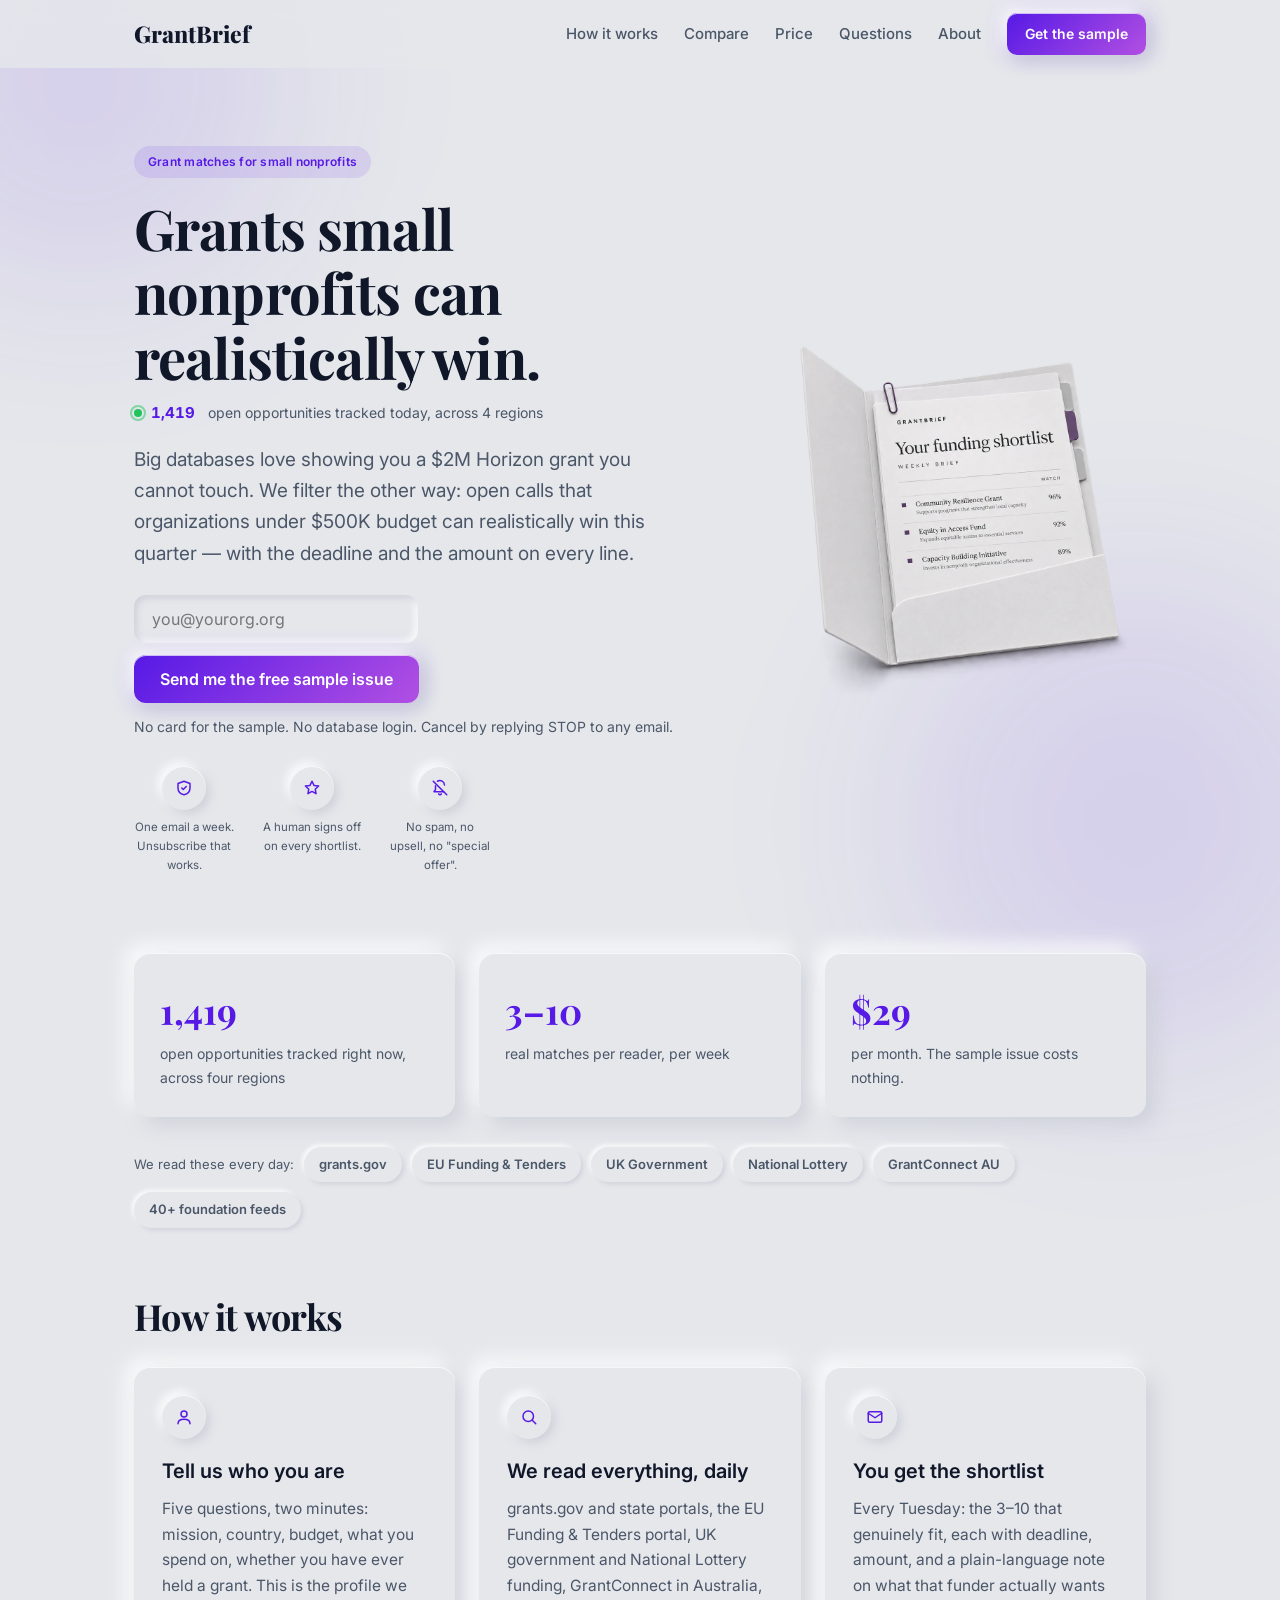
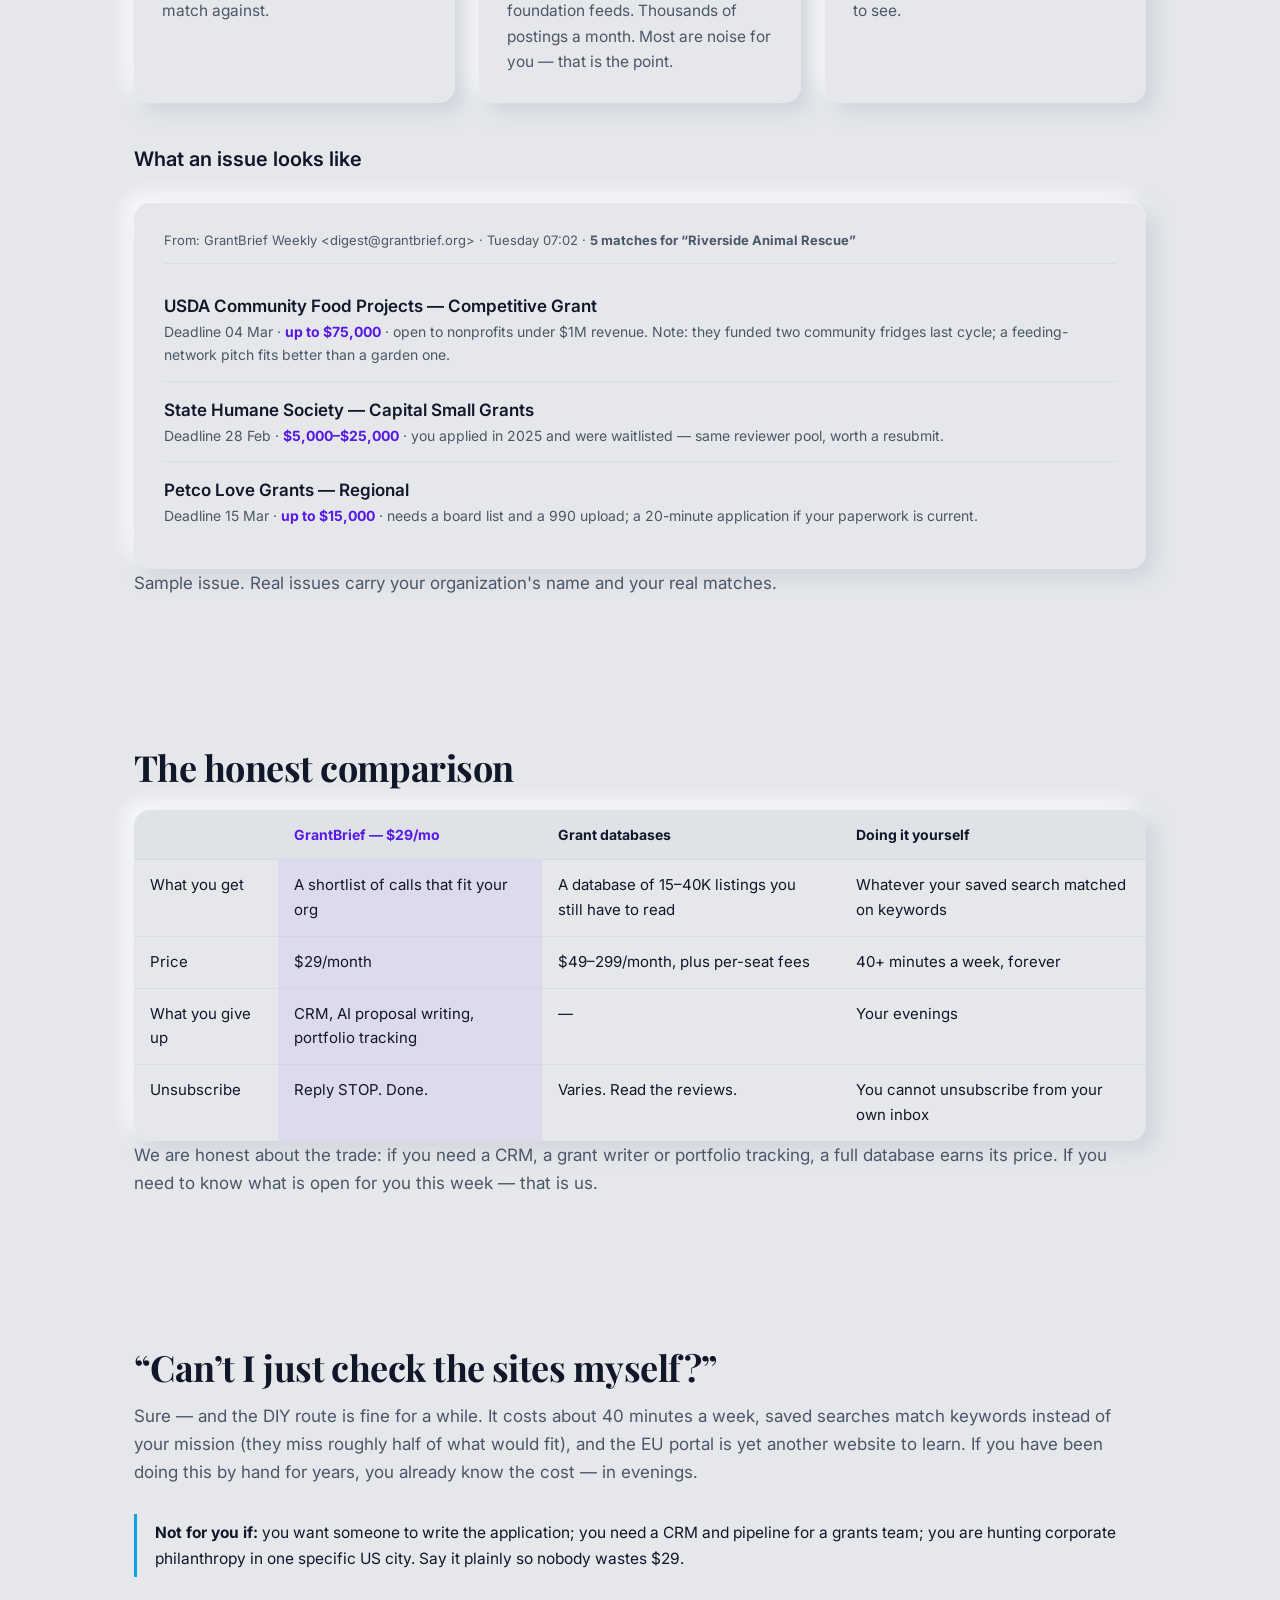
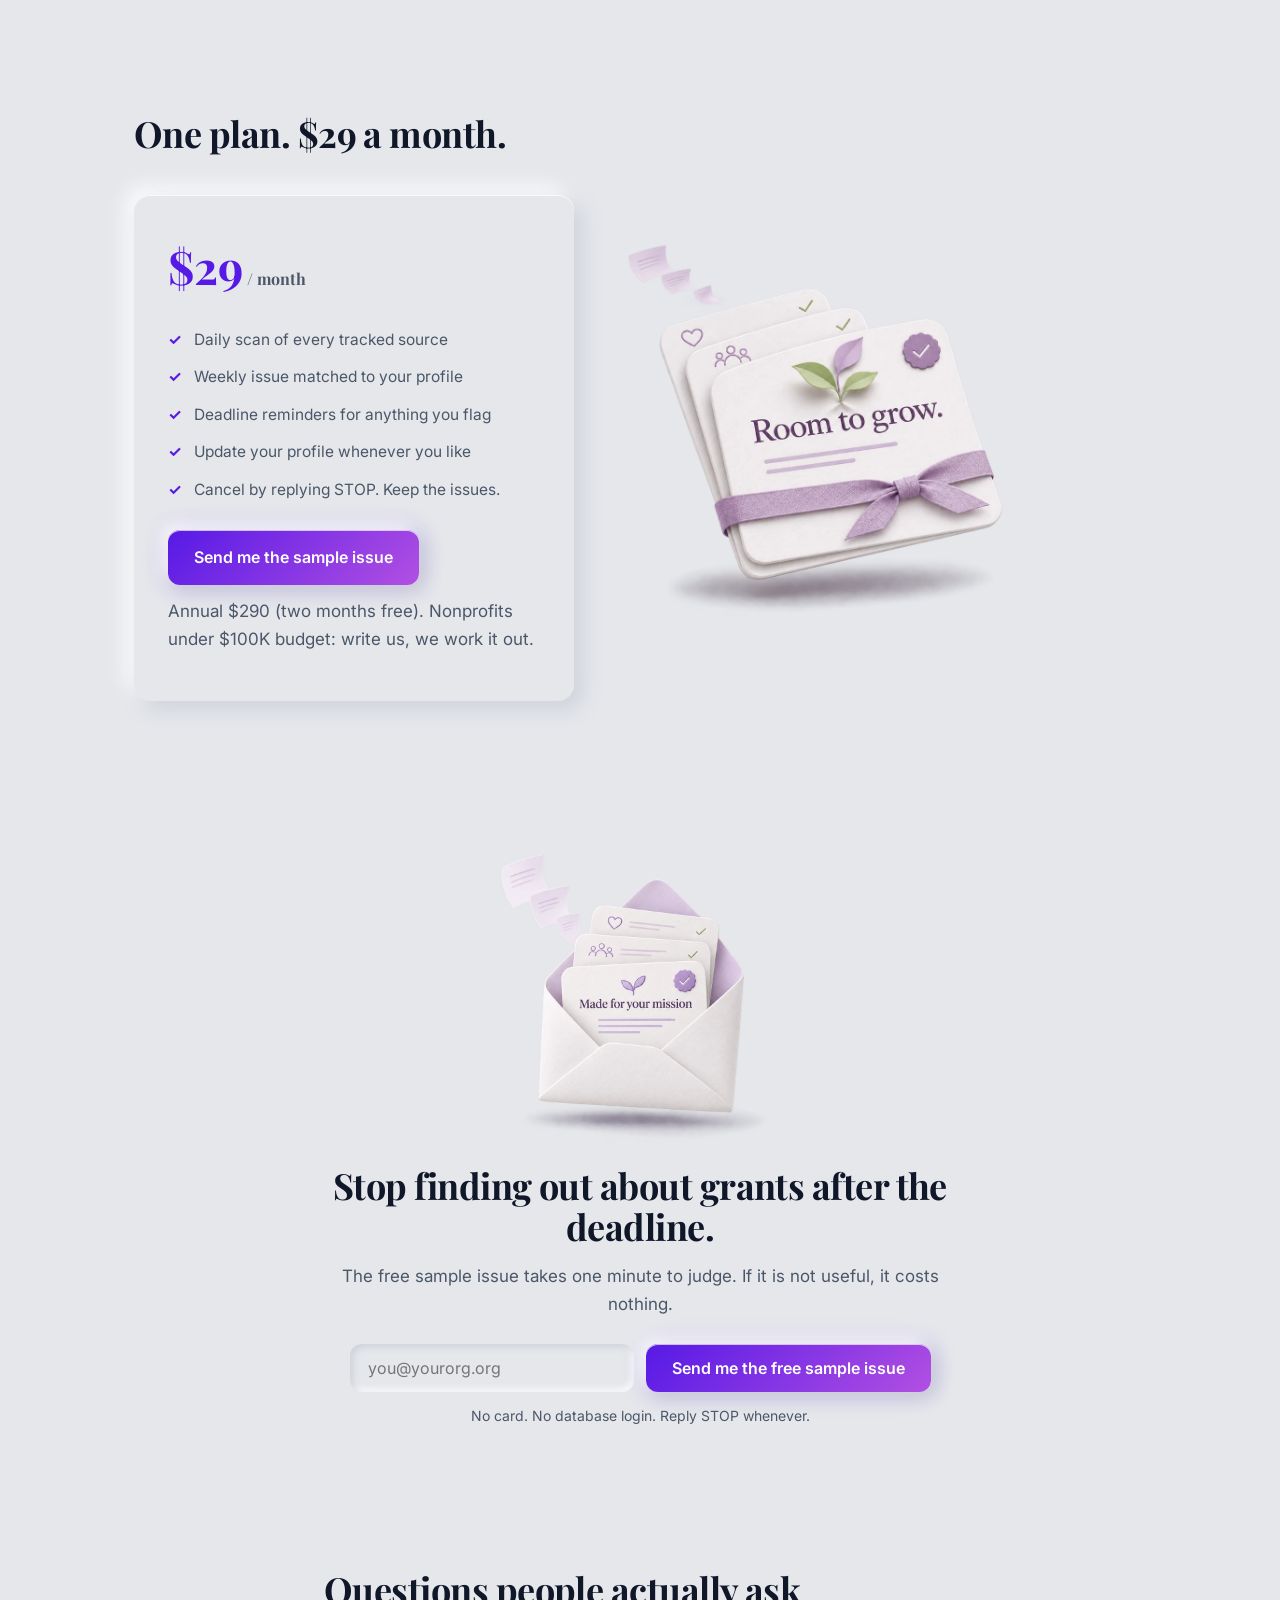
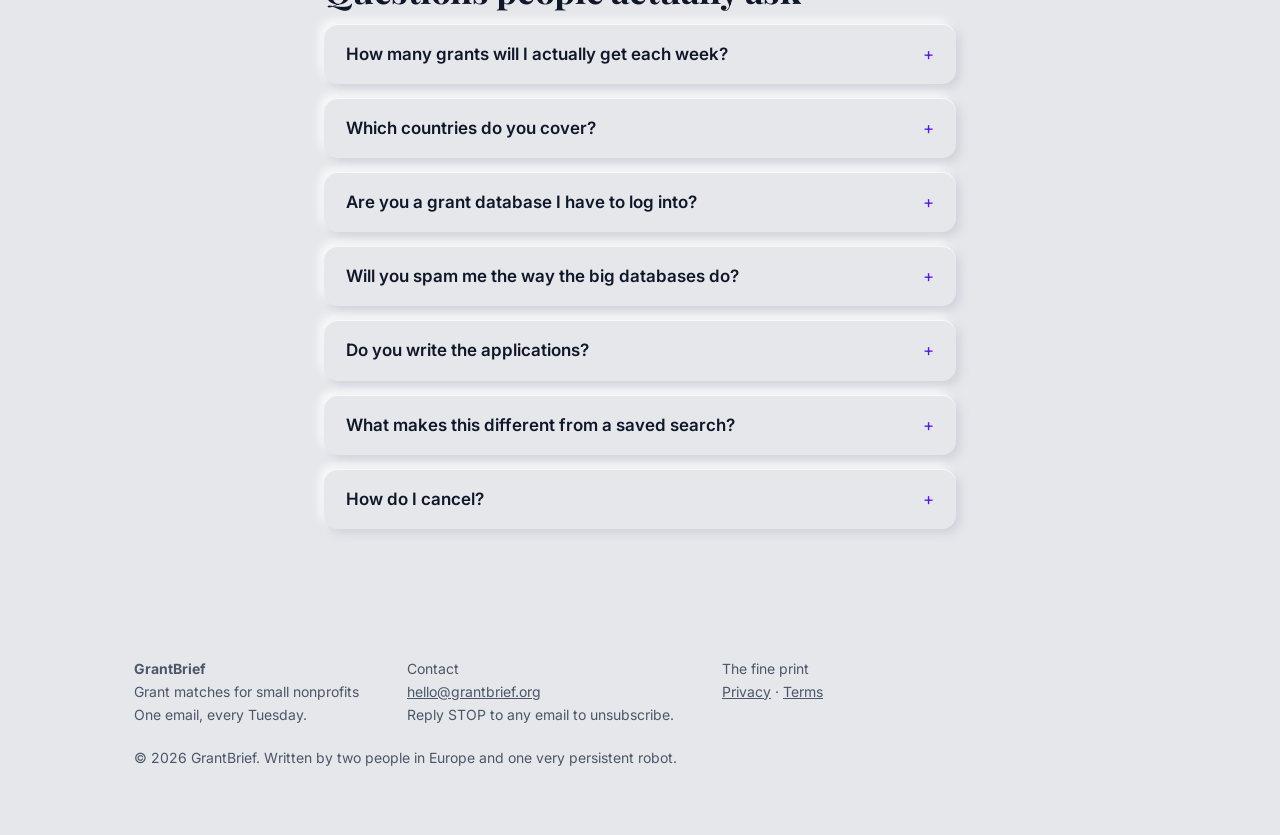
<file: index.html>
<!DOCTYPE html>
<html lang="en">
<head>
<meta charset="utf-8">
<meta name="viewport" content="width=device-width, initial-scale=1">
<title>Grants for Small Nonprofits - A Weekly List You Can Actually Win</title>
<meta name="description" content="Every week we send open grants that small nonprofits realistically win, filtered for budgets under $500K. $29/month. Not a $3,000-a-year database.">
<meta property="og:title" content="Grants for Small Nonprofits - A Weekly List You Can Actually Win">
<meta property="og:description" content="Every week we send open grants that small nonprofits realistically win, filtered for budgets under $500K. $29/month. Not a $3,000-a-year database.">
<meta property="og:type" content="website">
<meta property="og:url" content="https://smallnonprofitgrants.org/">
<meta property="og:image" content="https://smallnonprofitgrants.org/og.png">
<link rel="icon" href="/favicon.svg" type="image/svg+xml">
<link rel="preconnect" href="https://fonts.googleapis.com">
<link rel="preconnect" href="https://fonts.gstatic.com" crossorigin>
<link href="https://fonts.googleapis.com/css2?family=Inter:wght@400;500;600;700&family=Playfair+Display:wght@600;700;800&display=swap" rel="stylesheet">
<link rel="stylesheet" href="/style.css">

<link rel="canonical" href="https://grantbrief.org/">
<script type="application/ld+json">{"@context": "https://schema.org", "@type": "Organization", "name": "GrantBrief", "url": "https://smallnonprofitgrants.org/", "email": "hello@grantbrief.org", "description": "Weekly matched grant alerts for small nonprofits."}</script>
<script type="application/ld+json">{"@context": "https://schema.org", "@type": "Product", "name": "GrantBrief subscription", "offers": {"@type": "Offer", "price": 29, "priceCurrency": "USD", "url": "https://smallnonprofitgrants.org/#pricing"}}</script>
<script type="application/ld+json">{"@context": "https://schema.org", "@type": "FAQPage", "mainEntity": [{"@type": "Question", "name": "How many grants will I actually get each week?", "acceptedAnswer": {"@type": "Answer", "text": "Most readers get between 3 and 10. If your niche is narrow, you may get one — or zero some weeks. We would rather send you an empty email than pad it with things that do not fit."}}, {"@type": "Question", "name": "Which countries do you cover?", "acceptedAnswer": {"@type": "Answer", "text": "United States (grants.gov and state funders), the EU Funding &amp; Tenders portal (CERV, LIFE, Erasmus+, Horizon partnerships), UK government and National Lottery funding, Australia's GrantConnect, plus a growing list of private funders. Tell us your country and we filter accordingly."}}, {"@type": "Question", "name": "Are you a grant database I have to log into?", "acceptedAnswer": {"@type": "Answer", "text": "No. It is an email, every Tuesday. If you hate dashboards, you will be fine here."}}, {"@type": "Question", "name": "Will you spam me the way the big databases do?", "acceptedAnswer": {"@type": "Answer", "text": "One email a week, that is the whole product. Unsubscribe works on the first click — we are not a mailing list with four opt-out pages."}}, {"@type": "Question", "name": "Do you write the applications?", "acceptedAnswer": {"@type": "Answer", "text": "No. We find the money and explain it in plain language; the application stays with you, where it belongs. Nobody knows your organization like you do."}}, {"@type": "Question", "name": "What makes this different from a saved search?", "acceptedAnswer": {"@type": "Answer", "text": "Saved searches match keywords. We match your mission, your budget size, your legal form and your country — across sources a keyword search cannot cross."}}, {"@type": "Question", "name": "How do I cancel?", "acceptedAnswer": {"@type": "Answer", "text": "Reply STOP to any email. That is all. No call, no retention specialist."}}]}</script>
</head>
<body>
<header class="site"><div class="wrap">
<a class="logo" href="/">GrantBrief</a>
<nav><a href="/#how">How it works</a><a href="/#vs">Compare</a><a href="/#pricing">Price</a><a href="/#faq">Questions</a><a href="/about.html">About</a><a class="btn btn-sm" href="#signup">Get the sample</a></nav>
</div></header>

<div class="wrap"><div class="hero">
<div>
<div class="eyebrow">Grant matches for small nonprofits</div>
<h1>Grants small nonprofits can realistically win.</h1>
<div class="live"><span class="pulse"></span><b>1,419</b>&nbsp;open opportunities tracked today, across 4 regions</div>
<p class="lede">Big databases love showing you a $2M Horizon grant you cannot touch. We filter the other way: open calls that organizations under $500K budget can realistically win this quarter — with the deadline and the amount on every line.</p>
<form class="cta js-signup" id="signup" action="https://api.grantbrief.org/subscribe" method="post"><input type="email" name="email" placeholder="you@yourorg.org" required aria-label="Your email"><input type="hidden" name="src" value="smallnonprofitgrants.org"><button class="btn" type="submit">Send me the free sample issue</button></form>
<div class="fine">No card for the sample. No database login. Cancel by replying STOP to any email.</div>
<div class="trust">
<div class="t-item"><div class="well"><svg viewBox="0 0 24 24"><path d="M12 3l8 3v6c0 5-3.5 8-8 9-4.5-1-8-4-8-9V6z"/><path d="M9 12l2 2 4-4"/></svg></div>One email a week. Unsubscribe that works.</div>
<div class="t-item"><div class="well"><svg viewBox="0 0 24 24"><path d="M12 3l2.7 5.6 6.1.8-4.5 4.2 1.1 6-5.4-3-5.4 3 1.1-6L3.2 9.4l6.1-.8z"/></svg></div>A human signs off on every shortlist.</div>
<div class="t-item"><div class="well"><svg viewBox="0 0 24 24"><path d="M18 8a6 6 0 00-9.3-5M6 9v5l-2 3h13"/><path d="M3 3l18 18"/><path d="M10.3 20a2 2 0 003.4 0"/></svg></div>No spam, no upsell, no "special offer".</div>
</div>
</div>
<figure class="shot-wrap"><img class="shot" src="/img/hero-shortlist.webp" width="1100" height="1100" alt="GrantBrief weekly funding shortlist: three grants with match scores inside an open folder" loading="eager" fetchpriority="high"></figure>
</div></div>
<div class="wrap"><div class="stats">
<div class="stat reveal"><div class="num">1,419</div><div class="lbl">open opportunities tracked right now, across four regions</div></div>
<div class="stat reveal"><div class="num">3–10</div><div class="lbl">real matches per reader, per week</div></div>
<div class="stat reveal"><div class="num">$29</div><div class="lbl">per month. The sample issue costs nothing.</div></div>
</div></div>
<div class="wrap sources">
<span class="src-lbl">We read these every day:</span>
<span class="chip">grants.gov</span><span class="chip">EU Funding &amp; Tenders</span><span class="chip">UK Government</span><span class="chip">National Lottery</span><span class="chip">GrantConnect AU</span><span class="chip">40+ foundation feeds</span>
</div>
<section id="how"><div class="wrap">
<h2>How it works</h2>
<div class="steps">
<div class="step reveal"><div class="well"><svg viewBox="0 0 24 24"><circle cx="12" cy="8" r="4"/><path d="M4 21c0-4 3.6-6 8-6s8 2 8 6"/></svg></div><h3>Tell us who you are</h3>
<p>Five questions, two minutes: mission, country, budget, what you spend on, whether you have ever held a grant. This is the profile we match against.</p></div>
<div class="step reveal"><div class="well"><svg viewBox="0 0 24 24"><circle cx="11" cy="11" r="7"/><path d="M21 21l-4.3-4.3"/></svg></div><h3>We read everything, daily</h3>
<p>grants.gov and state portals, the EU Funding &amp; Tenders portal, UK government and National Lottery funding, GrantConnect in Australia, foundation feeds. Thousands of postings a month. Most are noise for you — that is the point.</p></div>
<div class="step reveal"><div class="well"><svg viewBox="0 0 24 24"><rect x="3" y="5" width="18" height="14" rx="2"/><path d="M3 7l9 6 9-6"/></svg></div><h3>You get the shortlist</h3>
<p>Every Tuesday: the 3–10 that genuinely fit, each with deadline, amount, and a plain-language note on what that funder actually wants to see.</p></div>
</div>
<h3 style="margin-top:40px">What an issue looks like</h3>
<div class="digest reveal">
<div class="from">From: GrantBrief Weekly &lt;digest@grantbrief.org&gt; · Tuesday 07:02 · <b>5 matches for “Riverside Animal Rescue”</b></div>
<div class="grant"><div class="t">USDA Community Food Projects — Competitive Grant</div>
<div class="m">Deadline 04 Mar · <span class="amt">up to $75,000</span> · open to nonprofits under $1M revenue. Note: they funded two community fridges last cycle; a feeding-network pitch fits better than a garden one.</div></div>
<div class="grant"><div class="t">State Humane Society — Capital Small Grants</div>
<div class="m">Deadline 28 Feb · <span class="amt">$5,000–$25,000</span> · you applied in 2025 and were waitlisted — same reviewer pool, worth a resubmit.</div></div>
<div class="grant"><div class="t">Petco Love Grants — Regional</div>
<div class="m">Deadline 15 Mar · <span class="amt">up to $15,000</span> · needs a board list and a 990 upload; a 20-minute application if your paperwork is current.</div></div>
</div>
<p class="fine">Sample issue. Real issues carry your organization's name and your real matches.</p>
</div></section>
<section id="vs"><div class="wrap">
<h2>The honest comparison</h2>
<table class="cmp">
<tr><th></th><th class="us-col">GrantBrief — $29/mo</th><th>Grant databases</th><th>Doing it yourself</th></tr>
<tr><td>What you get</td><td class="us-col">A shortlist of calls that fit your org</td><td>A database of 15–40K listings you still have to read</td><td>Whatever your saved search matched on keywords</td></tr>
<tr><td>Price</td><td class="us-col">$29/month</td><td>$49–299/month, plus per-seat fees</td><td>40+ minutes a week, forever</td></tr>
<tr><td>What you give up</td><td class="us-col">CRM, AI proposal writing, portfolio tracking</td><td>—</td><td>Your evenings</td></tr>
<tr><td>Unsubscribe</td><td class="us-col">Reply STOP. Done.</td><td>Varies. Read the reviews.</td><td>You cannot unsubscribe from your own inbox</td></tr>
</table>
<p class="fine">We are honest about the trade: if you need a CRM, a grant writer or portfolio tracking, a full database earns its price. If you need to know what is open for you this week — that is us.</p>
</div></section>
<section><div class="wrap">
<h2>“Can’t I just check the sites myself?”</h2>
<p>Sure — and the DIY route is fine for a while. It costs about 40 minutes a week, saved searches match keywords instead of your mission (they miss roughly half of what would fit), and the EU portal is yet another website to learn. If you have been doing this by hand for years, you already know the cost — in evenings.</p>
<div class="notfor">
<p><b>Not for you if:</b> you want someone to write the application; you need a CRM and pipeline for a grants team; you are hunting corporate philanthropy in one specific US city. Say it plainly so nobody wastes $29.</p>
</div>
</div></section>
<section id="pricing"><div class="wrap">
<h2>One plan. $29 a month.</h2>
<div class="price-wrap">
<div class="price-card reveal">
<div class="p">$29<small> / month</small></div>
<ul>
<li>Daily scan of every tracked source</li>
<li>Weekly issue matched to your profile</li>
<li>Deadline reminders for anything you flag</li>
<li>Update your profile whenever you like</li>
<li>Cancel by replying STOP. Keep the issues.</li>
</ul>
<a class="btn" href="mailto:hello@grantbrief.org?subject=Send%20me%20the%20sample%20issue">Send me the sample issue</a>
<p class="fine" style="margin-top:12px">Annual $290 (two months free). Nonprofits under $100K budget: write us, we work it out.</p>
</div>
<figure class="shot-wrap price-shot"><img class="shot" src="/img/room-to-grow.webp" width="900" height="900" alt="Three tied grant cards with a sprout: room to grow" loading="lazy"></figure>
</div>
</div></section>
<section class="cta-band"><div class="wrap narrow" style="text-align:center">
<figure class="shot-wrap cta-shot-wrap"><img class="shot cta-shot" src="/img/mission-envelope.webp" width="900" height="900" alt="An envelope holding three matched grant cards, one reading Made for your mission" loading="lazy"></figure>
<h2>Stop finding out about grants after the deadline.</h2>
<p>The free sample issue takes one minute to judge. If it is not useful, it costs nothing.</p>
<form class="cta js-signup" id="signup2" action="https://api.grantbrief.org/subscribe" method="post"><input type="email" name="email" placeholder="you@yourorg.org" required aria-label="Your email"><input type="hidden" name="src" value="smallnonprofitgrants.org"><button class="btn" type="submit">Send me the free sample issue</button></form>
<div class="fine">No card. No database login. Reply STOP whenever.</div>
</div></section>
<section id="faq"><div class="wrap narrow faq">
<h2>Questions people actually ask</h2>
<details><summary>How many grants will I actually get each week?</summary><div class="a"><p>Most readers get between 3 and 10. If your niche is narrow, you may get one — or zero some weeks. We would rather send you an empty email than pad it with things that do not fit.</p></div></details>
<details><summary>Which countries do you cover?</summary><div class="a"><p>United States (grants.gov and state funders), the EU Funding &amp; Tenders portal (CERV, LIFE, Erasmus+, Horizon partnerships), UK government and National Lottery funding, Australia's GrantConnect, plus a growing list of private funders. Tell us your country and we filter accordingly.</p></div></details>
<details><summary>Are you a grant database I have to log into?</summary><div class="a"><p>No. It is an email, every Tuesday. If you hate dashboards, you will be fine here.</p></div></details>
<details><summary>Will you spam me the way the big databases do?</summary><div class="a"><p>One email a week, that is the whole product. Unsubscribe works on the first click — we are not a mailing list with four opt-out pages.</p></div></details>
<details><summary>Do you write the applications?</summary><div class="a"><p>No. We find the money and explain it in plain language; the application stays with you, where it belongs. Nobody knows your organization like you do.</p></div></details>
<details><summary>What makes this different from a saved search?</summary><div class="a"><p>Saved searches match keywords. We match your mission, your budget size, your legal form and your country — across sources a keyword search cannot cross.</p></div></details>
<details><summary>How do I cancel?</summary><div class="a"><p>Reply STOP to any email. That is all. No call, no retention specialist.</p></div></details>
</div></section>

<footer><div class="wrap">
<div class="cols">
<div><b>GrantBrief</b><br>Grant matches for small nonprofits<br>One email, every Tuesday.</div>
<div>Contact<br><a href="mailto:hello@grantbrief.org">hello@grantbrief.org</a><br>Reply STOP to any email to unsubscribe.</div>
<div>The fine print<br><a href="/privacy.html">Privacy</a> · <a href="/terms.html">Terms</a></div>
</div>
<div>© 2026 GrantBrief. Written by two people in Europe and one very persistent robot.</div>
</div></footer>
<script src="/signup.js"></script>
<script src="/site.js"></script>
</body></html>
</file>
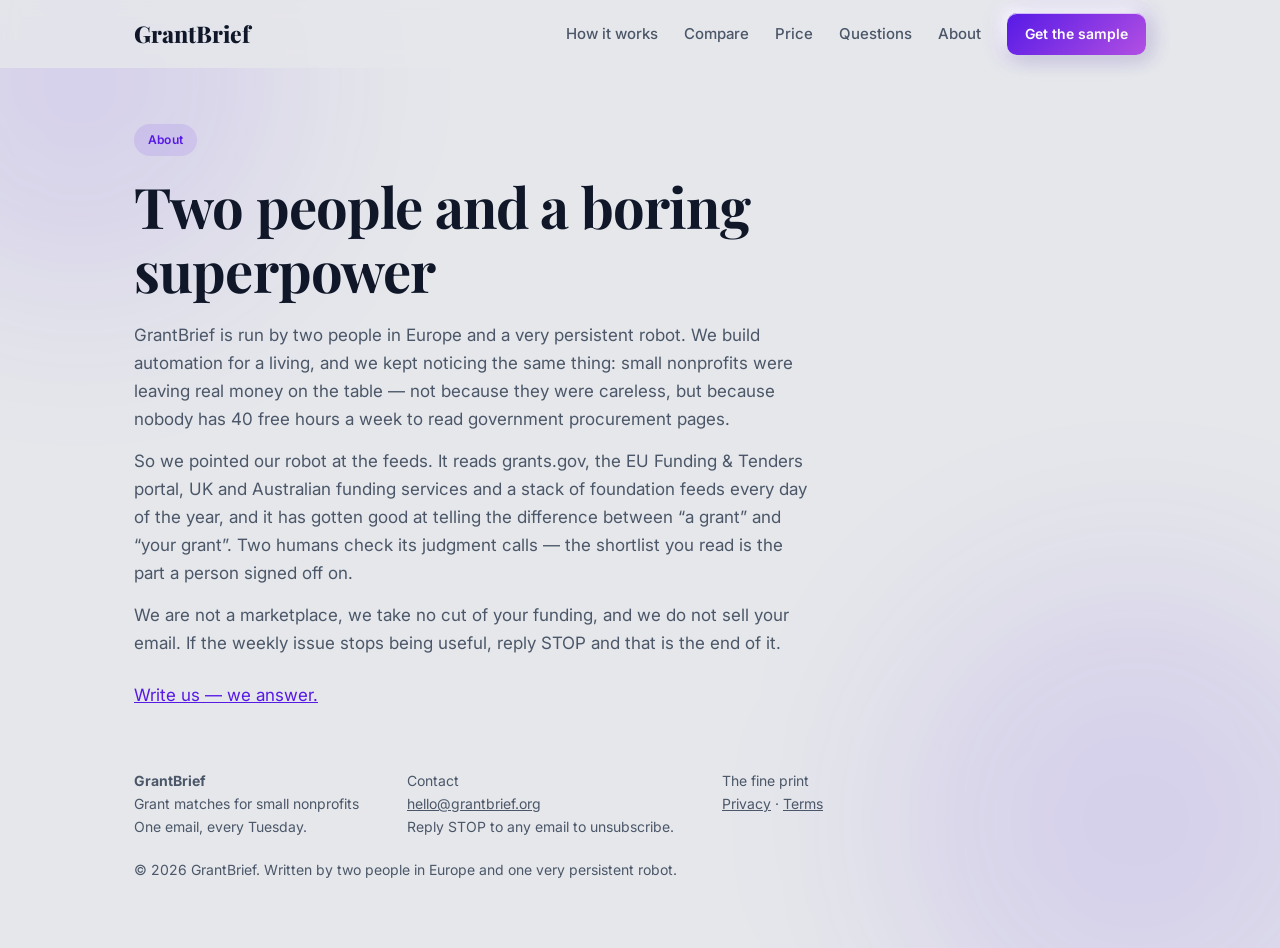
<file: about.html>
<!DOCTYPE html>
<html lang="en">
<head>
<meta charset="utf-8">
<meta name="viewport" content="width=device-width, initial-scale=1">
<title>About — GrantBrief</title>
<meta name="description" content="Who runs GrantBrief and why.">
<meta property="og:title" content="About — GrantBrief">
<meta property="og:description" content="Who runs GrantBrief and why.">
<meta property="og:type" content="website">
<meta property="og:url" content="https://smallnonprofitgrants.org/">
<meta property="og:image" content="https://smallnonprofitgrants.org/og.png">
<link rel="icon" href="/favicon.svg" type="image/svg+xml">
<link rel="preconnect" href="https://fonts.googleapis.com">
<link rel="preconnect" href="https://fonts.gstatic.com" crossorigin>
<link href="https://fonts.googleapis.com/css2?family=Inter:wght@400;500;600;700&family=Playfair+Display:wght@600;700;800&display=swap" rel="stylesheet">
<link rel="stylesheet" href="/style.css">

<link rel="canonical" href="https://grantbrief.org/about.html">
<script type="application/ld+json">{"@context": "https://schema.org", "@type": "Organization", "name": "GrantBrief", "url": "https://smallnonprofitgrants.org/", "email": "hello@grantbrief.org", "description": "Weekly matched grant alerts for small nonprofits."}</script>
<script type="application/ld+json">{"@context": "https://schema.org", "@type": "Product", "name": "GrantBrief subscription", "offers": {"@type": "Offer", "price": 29, "priceCurrency": "USD", "url": "https://smallnonprofitgrants.org/#pricing"}}</script>
<script type="application/ld+json">{"@context": "https://schema.org", "@type": "FAQPage", "mainEntity": [{"@type": "Question", "name": "How many grants will I actually get each week?", "acceptedAnswer": {"@type": "Answer", "text": "Most readers get between 3 and 10. If your niche is narrow, you may get one — or zero some weeks. We would rather send you an empty email than pad it with things that do not fit."}}, {"@type": "Question", "name": "Which countries do you cover?", "acceptedAnswer": {"@type": "Answer", "text": "United States (grants.gov and state funders), the EU Funding &amp; Tenders portal (CERV, LIFE, Erasmus+, Horizon partnerships), UK government and National Lottery funding, Australia's GrantConnect, plus a growing list of private funders. Tell us your country and we filter accordingly."}}, {"@type": "Question", "name": "Are you a grant database I have to log into?", "acceptedAnswer": {"@type": "Answer", "text": "No. It is an email, every Tuesday. If you hate dashboards, you will be fine here."}}, {"@type": "Question", "name": "Will you spam me the way the big databases do?", "acceptedAnswer": {"@type": "Answer", "text": "One email a week, that is the whole product. Unsubscribe works on the first click — we are not a mailing list with four opt-out pages."}}, {"@type": "Question", "name": "Do you write the applications?", "acceptedAnswer": {"@type": "Answer", "text": "No. We find the money and explain it in plain language; the application stays with you, where it belongs. Nobody knows your organization like you do."}}, {"@type": "Question", "name": "What makes this different from a saved search?", "acceptedAnswer": {"@type": "Answer", "text": "Saved searches match keywords. We match your mission, your budget size, your legal form and your country — across sources a keyword search cannot cross."}}, {"@type": "Question", "name": "How do I cancel?", "acceptedAnswer": {"@type": "Answer", "text": "Reply STOP to any email. That is all. No call, no retention specialist."}}]}</script>
</head>
<body>
<header class="site"><div class="wrap">
<a class="logo" href="/">GrantBrief</a>
<nav><a href="/#how">How it works</a><a href="/#vs">Compare</a><a href="/#pricing">Price</a><a href="/#faq">Questions</a><a href="/about.html">About</a><a class="btn btn-sm" href="#signup">Get the sample</a></nav>
</div></header>

<div class="wrap" style="padding-top:56px"><div class="narrow">
<div class="eyebrow">About</div>
<h1>Two people and a boring superpower</h1>
<p>GrantBrief is run by two people in Europe and a very persistent robot. We build automation for a living, and we kept noticing the same thing: small nonprofits were leaving real money on the table — not because they were careless, but because nobody has 40 free hours a week to read government procurement pages.</p>
<p>So we pointed our robot at the feeds. It reads grants.gov, the EU Funding &amp; Tenders portal, UK and Australian funding services and a stack of foundation feeds every day of the year, and it has gotten good at telling the difference between “a grant” and “your grant”. Two humans check its judgment calls — the shortlist you read is the part a person signed off on.</p>
<p>We are not a marketplace, we take no cut of your funding, and we do not sell your email. If the weekly issue stops being useful, reply STOP and that is the end of it.</p>
<p style="margin-top:24px"><a href="mailto:hello@grantbrief.org">Write us — we answer.</a></p>
</div></div>

<footer><div class="wrap">
<div class="cols">
<div><b>GrantBrief</b><br>Grant matches for small nonprofits<br>One email, every Tuesday.</div>
<div>Contact<br><a href="mailto:hello@grantbrief.org">hello@grantbrief.org</a><br>Reply STOP to any email to unsubscribe.</div>
<div>The fine print<br><a href="/privacy.html">Privacy</a> · <a href="/terms.html">Terms</a></div>
</div>
<div>© 2026 GrantBrief. Written by two people in Europe and one very persistent robot.</div>
</div></footer>
<script src="/signup.js"></script>
<script src="/site.js"></script>
</body></html>
</file>
<file: style.css>
/* GrantBrief — ServiceHub design language, exact recipe:
   flat neo background + primary blobs; cards = bg-neo + neo-8 (same color, pure soft shadows);
   buttons rounded-xl, primary = gradient 135deg primary->brand-3;
   Playfair Display headings + Inter body; violet primary. */
:root{
  --neo-bg: hsl(220 13% 91%);
  --ink: hsl(222 47% 11%);
  --ink-soft: hsl(215 16% 35%);
  --hair: hsl(220 14% 84% / .55);
  --primary: 258 80% 50%;
  --brand-2: 199 89% 48%;
  --brand-3: 280 72% 60%;
  --neo-dark: hsl(220 14% 80% / .75);
  --neo-light: hsl(0 0% 100% / .9);
  --neo-edge: inset 0 1px 0 hsl(0 0% 100% / .7);
  --neo-2: 2px 2px 4px var(--neo-dark), -2px -2px 4px var(--neo-light);
  --neo-4: 4px 4px 10px var(--neo-dark), -4px -4px 10px var(--neo-light), var(--neo-edge);
  --neo-6: 6px 6px 15px var(--neo-dark), -6px -6px 15px var(--neo-light), var(--neo-edge);
  --neo-8: 8px 8px 20px var(--neo-dark), -8px -8px 20px var(--neo-light), var(--neo-edge);
  --neo-12: 12px 12px 30px var(--neo-dark), -12px -12px 30px var(--neo-light), var(--neo-edge);
  --inset-3: inset 3px 3px 6px var(--neo-dark), inset -3px -3px 6px var(--neo-light);
  --serif:"Playfair Display",Georgia,serif;
  --sans:Inter,-apple-system,BlinkMacSystemFont,"Segoe UI",system-ui,sans-serif;
  --ease: all .3s cubic-bezier(.4,0,.2,1);
}
*{box-sizing:border-box;margin:0;padding:0}
html{scroll-behavior:smooth}
body{background:var(--neo-bg);color:var(--ink);font-family:var(--sans);
  font-size:17px;line-height:1.65;-webkit-font-smoothing:antialiased;position:relative;overflow-x:hidden}
body::before,body::after{content:"";position:fixed;border-radius:50%;pointer-events:none;z-index:-1;
  background:hsl(var(--primary) / .10);filter:blur(90px)}
body::before{width:26rem;height:26rem;top:-8rem;left:-8rem}
body::after{width:30rem;height:30rem;bottom:-10rem;right:-6rem}
header.site{position:relative;z-index:1}
.wrap{position:relative}
.wrap{max-width:1060px;margin:0 auto;padding:0 24px}
.narrow{max-width:680px}
a{color:hsl(var(--primary))}
h1,h2{font-family:var(--serif);font-weight:700;letter-spacing:-.015em;line-height:1.15;color:var(--ink)}
h1{font-size:clamp(38px,5vw,56px);margin:18px 0 18px}
h2{font-size:clamp(27px,3.4vw,36px);margin-bottom:14px}
h3{font-family:var(--sans);font-size:20px;font-weight:600;margin-bottom:8px;color:var(--ink)}
p{margin-bottom:14px;color:var(--ink-soft)}
.eyebrow{display:inline-flex;align-items:center;gap:6px;font-size:12px;letter-spacing:.02em;
  color:hsl(var(--primary));font-weight:600;padding:6px 14px;border-radius:9999px;background:hsl(var(--primary) / .10)}

header.site{background:hsl(220 13% 91% / .85);backdrop-filter:blur(10px);position:sticky;top:0;z-index:5}
header.site .wrap{display:flex;align-items:center;justify-content:space-between;height:68px}
.logo{font-family:var(--serif);font-size:23px;font-weight:800;color:var(--ink);text-decoration:none}
nav a{color:var(--ink-soft);text-decoration:none;margin-left:26px;font-size:15px;font-weight:500}
nav a:hover{color:hsl(var(--primary))}

.hero{padding:78px 0 64px;display:grid;grid-template-columns:1.2fr .8fr;gap:48px;align-items:center}
.hero p.lede{font-size:19px;max-width:560px}
.hero .fine{font-size:14px;color:var(--ink-soft)}
.cta{display:flex;gap:12px;flex-wrap:wrap;margin:26px 0 12px}
input[type=email]{padding:14px 18px;border:0;border-radius:12px;font-size:16px;min-width:260px;
  background:var(--neo-bg);box-shadow:var(--inset-3);color:var(--ink);outline:none;font-family:var(--sans)}
input[type=email]:focus{box-shadow:var(--inset-3),0 0 0 3px hsl(var(--primary) / .18)}
.btn{display:inline-flex;align-items:center;justify-content:center;gap:8px;border:0;cursor:pointer;text-decoration:none;
  background:linear-gradient(135deg,hsl(var(--primary)),hsl(var(--brand-3)));
  color:#fff;padding:14px 26px;border-radius:12px;font-size:16px;font-weight:600;font-family:var(--sans);
  box-shadow:var(--neo-6),0 0 24px hsl(var(--primary) / .30);transition:var(--ease)}
.btn:hover{transform:translateY(-2px);box-shadow:var(--neo-8),0 0 32px hsl(var(--primary) / .40)}
.btn.ghost{background:var(--neo-bg);color:var(--ink);box-shadow:var(--neo-8)}
.btn.ghost:hover{box-shadow:var(--neo-4)}
.radar{width:100%;max-width:330px;margin-left:auto;display:block}

.trust{display:flex;gap:28px;margin-top:28px}
.t-item{display:flex;flex-direction:column;align-items:center;gap:8px;font-size:11.5px;color:var(--ink-soft);max-width:100px;text-align:center}
.well{background:var(--neo-bg);box-shadow:var(--neo-4);border-radius:50%;width:44px;height:44px;
  display:flex;align-items:center;justify-content:center;flex:none}
.well svg{width:18px;height:18px;stroke:hsl(var(--primary));fill:none;stroke-width:2;stroke-linecap:round;stroke-linejoin:round}

.stats{display:grid;grid-template-columns:repeat(3,1fr);gap:24px;margin:14px 0 0}
.stat{background:var(--neo-bg);border-radius:16px;padding:28px 26px;box-shadow:var(--neo-8)}
.stat .num{font-family:var(--serif);font-size:36px;font-weight:700;color:hsl(var(--primary))}
.stat .lbl{font-size:14px;color:var(--ink-soft);margin-top:2px}

section{padding:68px 0}
.steps{display:grid;grid-template-columns:repeat(3,1fr);gap:24px;margin-top:30px}
.step{background:var(--neo-bg);border-radius:16px;padding:28px;box-shadow:var(--neo-8);transition:var(--ease)}
.step:hover{transform:translateY(-2px)}
.step .well{margin-bottom:16px}
.step p{font-size:15.5px;margin:0}

.digest{background:var(--neo-bg);border-radius:16px;padding:28px 30px;box-shadow:var(--neo-8);margin-top:26px}
.digest .from{font-size:13px;color:var(--ink-soft);padding-bottom:12px;margin-bottom:14px;border-bottom:1px solid var(--hair)}
.grant{padding:14px 0;border-bottom:1px solid var(--hair)}
.grant:last-child{border-bottom:0}
.grant .t{font-weight:600;color:var(--ink)}
.grant .m{font-size:14px;color:var(--ink-soft)}
.grant .amt{color:hsl(var(--primary));font-weight:700}

table.cmp{width:100%;border-collapse:separate;border-spacing:0;margin-top:22px;font-size:15px;
  background:var(--neo-bg);border-radius:16px;overflow:hidden;box-shadow:var(--neo-8)}
table.cmp th,table.cmp td{padding:13px 16px;text-align:left;vertical-align:top;border-bottom:1px solid var(--hair)}
table.cmp tr:last-child td{border-bottom:0}
table.cmp th{font-family:var(--sans);font-size:14px;font-weight:700;background:hsl(220 14% 89%)}
table.cmp th.us-col{color:hsl(var(--primary))}
table.cmp td.us-col{background:hsl(var(--primary) / .06)}
.notfor{margin-top:28px;border-left:3px solid hsl(var(--brand-2));padding:6px 0 6px 18px}
.notfor p{color:var(--ink);font-size:15.5px;margin:0}

.price-card{background:var(--neo-bg);border-radius:16px;padding:34px;max-width:440px;margin-top:26px;box-shadow:var(--neo-8)}
.price-card .p{font-family:var(--serif);font-size:46px;font-weight:700;color:hsl(var(--primary))}
.price-card .p small{font-size:16px;color:var(--ink-soft)}
.price-card ul{list-style:none;margin:16px 0 22px}
.price-card li{padding:6px 0 6px 26px;position:relative;font-size:15.5px;color:var(--ink-soft)}
.price-card li::before{content:"✓";position:absolute;left:0;color:hsl(var(--primary));font-weight:700}

.faq details{background:var(--neo-bg);border-radius:14px;padding:16px 22px;margin-bottom:14px;box-shadow:var(--neo-4)}
.faq summary{cursor:pointer;font-weight:600;font-size:17px;list-style:none;display:flex;justify-content:space-between;color:var(--ink)}
.faq summary::after{content:"+";color:hsl(var(--primary));font-weight:400}
.faq details[open] summary::after{content:"–"}
.faq .a{padding-top:10px}
.faq .a p{margin:0}

footer{padding:46px 0 66px;color:var(--ink-soft);font-size:14px}
footer a{color:var(--ink-soft)}
footer .cols{display:flex;gap:48px;flex-wrap:wrap;margin-bottom:20px}

@media(max-width:860px){
  .hero{grid-template-columns:1fr;padding-top:48px}
  .radar{margin:0;max-width:260px}
  .steps,.stats{grid-template-columns:1fr}
  nav a{margin-left:14px}
  nav a:not(.btn){display:none}
  table.cmp{display:block;overflow-x:auto}
  .mobile-cta{display:flex}
  body{padding-bottom:72px}
}

/* — v2: hero mock, live row, sources, CTA band, reveal, mobile bar — */
.live{display:flex;align-items:baseline;gap:9px;font-size:14px;color:var(--ink-soft);margin:-6px 0 18px}
.live b{color:hsl(var(--primary));font-size:15px;font-variant-numeric:tabular-nums}
.pulse{width:8px;height:8px;border-radius:50%;background:hsl(142 70% 45%);position:relative;flex:none;top:-1px}
.pulse::after{content:"";position:absolute;inset:-4px;border-radius:50%;border:2px solid hsl(142 70% 45% / .5);animation:ping 1.8s ease-out infinite}
@keyframes ping{0%{transform:scale(.6);opacity:1}100%{transform:scale(1.6);opacity:0}}

.mailmock{background:var(--neo-bg);border-radius:20px;box-shadow:var(--neo-12);padding:0 0 10px;
  transform:rotate(-1.4deg);position:relative;margin-top:12px}
.mm-bar{display:flex;align-items:center;gap:7px;padding:14px 18px;border-bottom:1px solid var(--hair)}
.mm-bar .dot{width:10px;height:10px;border-radius:50%;background:hsl(220 10% 78%)}
.mm-bar .dot.r{background:hsl(4 80% 60%)}.mm-bar .dot.y{background:hsl(38 92% 55%)}.mm-bar .dot.g{background:hsl(142 60% 45%)}
.mm-sub{font-size:12px;color:var(--ink-soft);margin-left:6px;font-weight:500}
.mm-item{display:flex;gap:14px;padding:16px 20px;border-bottom:1px solid var(--hair)}
.mm-item:last-of-type{border-bottom:0}
.mm-ic{width:38px;height:38px;border-radius:50%;background:var(--neo-bg);box-shadow:var(--neo-2);
  display:flex;align-items:center;justify-content:center;flex:none}
.mm-ic svg{width:17px;height:17px;stroke:hsl(var(--primary));fill:none;stroke-width:2;stroke-linecap:round;stroke-linejoin:round}
.mm-h{font-weight:600;font-size:15px;color:var(--ink)}
.mm-m{font-size:13px;color:var(--ink-soft);margin-top:3px}
.mm-m b{color:hsl(var(--primary))}
.float-chip{position:absolute;background:var(--neo-bg);border-radius:9999px;padding:8px 16px;font-size:12.5px;font-weight:600;
  color:hsl(var(--primary));box-shadow:var(--neo-6);animation:floaty 5s ease-in-out infinite}
.fc1{top:-16px;right:-10px}
.fc2{bottom:-14px;left:-14px;animation-delay:2.2s;color:hsl(var(--brand-2))}
@keyframes floaty{0%,100%{transform:translateY(0)}50%{transform:translateY(-7px)}}
@media(prefers-reduced-motion:reduce){.float-chip,.pulse::after{animation:none}}

.sources{display:flex;align-items:center;gap:10px;flex-wrap:wrap;padding-top:30px}
.src-lbl{font-size:13px;color:var(--ink-soft)}
.chip{background:var(--neo-bg);border-radius:9999px;padding:7px 15px;font-size:13px;font-weight:600;
  color:var(--ink-soft);box-shadow:var(--neo-2)}

.cta-band{padding:74px 0}
.cta-band form{justify-content:center}
.cta-band .fine{font-size:14px;color:var(--ink-soft);margin-top:10px}

.reveal{opacity:0;transform:translateY(18px);transition:opacity .6s ease,transform .6s ease}
.reveal.in{opacity:1;transform:none}
@media(prefers-reduced-motion:reduce){.reveal{opacity:1;transform:none;transition:none}}

.btn-sm{padding:9px 18px;font-size:14px;border-radius:10px}
.mobile-cta{display:none;position:fixed;left:14px;right:14px;bottom:14px;z-index:9;
  background:var(--neo-bg);border-radius:16px;box-shadow:var(--neo-12);
  padding:10px 16px;align-items:center;justify-content:space-between;font-weight:600;font-size:15px;
  transform:translateY(140%);transition:transform .35s cubic-bezier(.4,0,.2,1)}
.mobile-cta.show{transform:none}

/* — v3: brand imagery — */
.shot-wrap{margin:0}
.shot{width:100%;height:auto;display:block}

.cta-shot-wrap{width:min(300px,62vw);margin:0 auto 22px}
.price-wrap{display:grid;grid-template-columns:440px 1fr;gap:40px;align-items:center}
.price-shot{max-width:420px}

@media(max-width:860px){.price-wrap{grid-template-columns:1fr}.price-shot{max-width:300px;margin:0 auto}}
</file>
